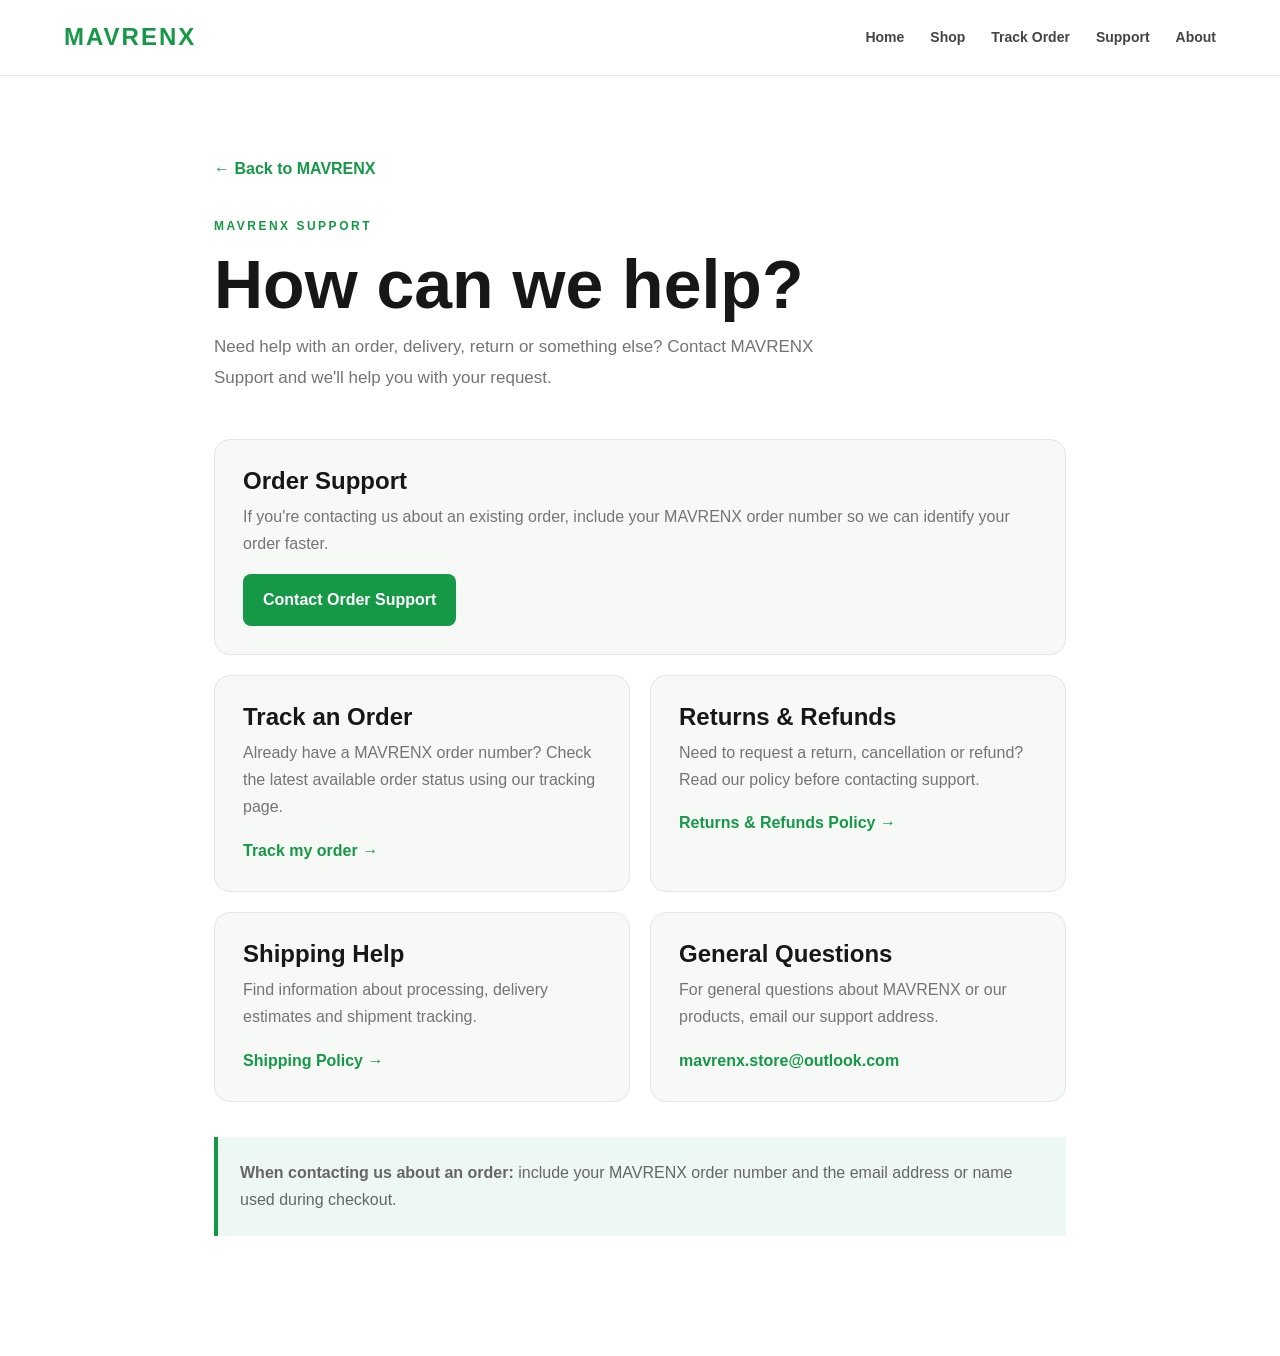
<file: contact.html>
<!DOCTYPE html>
<html lang="en">

<head>

  <meta charset="UTF-8">

  <meta
    name="viewport"
    content="width=device-width, initial-scale=1.0"
  >

  <title>Contact & Support — MAVRENX</title>

  <meta
    name="description"
    content="Contact MAVRENX customer support for help with orders, tracking, returns and general questions."
  >

  <link
    rel="stylesheet"
    href="styles.css"
  >

  <style>

    .contact-page {
      max-width: 900px;

      margin: 0 auto;

      padding: 80px 24px 120px;
    }


    .contact-back {
      display: inline-block;

      margin-bottom: 35px;

      color: #159947;

      text-decoration: none;

      font-weight: 700;
    }


    .contact-page h1 {
      margin-bottom: 15px;

      font-size:
        clamp(42px, 7vw, 68px);
    }


    .contact-intro {
      max-width: 650px;

      margin-bottom: 45px;

      color: #747474;

      font-size: 17px;

      line-height: 1.8;
    }


    body.dark-mode .contact-intro,
    body.dark-mode .contact-card p,
    body.dark-mode .contact-note {
      color: #aaaaaa;
    }


    .contact-grid {
      display: grid;

      grid-template-columns:
        repeat(2, 1fr);

      gap: 20px;
    }


    .contact-card {
      padding: 28px;

      border:
        1px solid #e2e7e3;

      border-radius: 16px;

      background: #f7f9f7;
    }


    body.dark-mode .contact-card {
      background: #181b18;

      border-color: #303530;
    }


    .contact-card h2 {
      margin-bottom: 10px;

      font-size: 24px;
    }


    .contact-card p {
      margin-bottom: 17px;

      color: #747474;

      line-height: 1.7;
    }


    .contact-card a {
      color: #159947;

      text-decoration: none;

      font-weight: 700;
    }


    .contact-card a:hover {
      text-decoration: underline;
    }


    .contact-order {
      grid-column: 1 / -1;
    }


    .support-button {
      display: inline-block;

      padding: 13px 20px;

      border-radius: 8px;

      background: #159947;

      color: #ffffff !important;

      text-decoration: none !important;

      font-weight: 700;
    }


    .support-button:hover {
      background: #107c39;
    }


    .contact-note {
      margin-top: 35px;

      padding: 22px;

      border-left:
        4px solid #159947;

      background:
        rgba(21, 153, 71, 0.07);

      color: #666666;

      line-height: 1.7;
    }


    @media (max-width: 700px) {

      .contact-grid {
        grid-template-columns: 1fr;
      }

      .contact-order {
        grid-column: auto;
      }

    }

  </style>

</head>


<body>


  <header>

    <div class="logo-text">
      MAVRENX
    </div>


    <nav>

      <a href="index.html">
        Home
      </a>

      <a href="index.html#categories">
        Shop
      </a>

      <a href="track.html">
        Track Order
      </a>

      <a href="contact.html">
        Support
      </a>

      <a href="index.html#about">
        About
      </a>

    </nav>

  </header>



  <main class="contact-page">


    <a
      href="index.html"
      class="contact-back"
    >
      ← Back to MAVRENX
    </a>


    <p class="tag">
      MAVRENX SUPPORT
    </p>


    <h1>
      How can we help?
    </h1>


    <p class="contact-intro">
      Need help with an order, delivery,
      return or something else?
      Contact MAVRENX Support and we'll
      help you with your request.
    </p>



    <div class="contact-grid">


      <div class="contact-card contact-order">

        <h2>
          Order Support
        </h2>

        <p>
          If you're contacting us about an
          existing order, include your
          MAVRENX order number so we can
          identify your order faster.
        </p>

        <a
          href="mailto:mavrenx.store@outlook.com?subject=MAVRENX%20Order%20Support"
          class="support-button"
        >
          Contact Order Support
        </a>

      </div>



      <div class="contact-card">

        <h2>
          Track an Order
        </h2>

        <p>
          Already have a MAVRENX order number?
          Check the latest available order status
          using our tracking page.
        </p>

        <a href="track.html">
          Track my order →
        </a>

      </div>



      <div class="contact-card">

        <h2>
          Returns & Refunds
        </h2>

        <p>
          Need to request a return, cancellation
          or refund? Read our policy before
          contacting support.
        </p>

        <a href="returns.html">
          Returns & Refunds Policy →
        </a>

      </div>



      <div class="contact-card">

        <h2>
          Shipping Help
        </h2>

        <p>
          Find information about processing,
          delivery estimates and shipment
          tracking.
        </p>

        <a href="shipping.html">
          Shipping Policy →
        </a>

      </div>



      <div class="contact-card">

        <h2>
          General Questions
        </h2>

        <p>
          For general questions about MAVRENX
          or our products, email our support
          address.
        </p>

        <a
          href="mailto:mavrenx.store@outlook.com"
        >
          mavrenx.store@outlook.com
        </a>

      </div>


    </div>



    <div class="contact-note">

      <strong>
        When contacting us about an order:
      </strong>

      include your MAVRENX order number
      and the email address or name used
      during checkout.

    </div>


  </main>


</body>

</html>
</file>
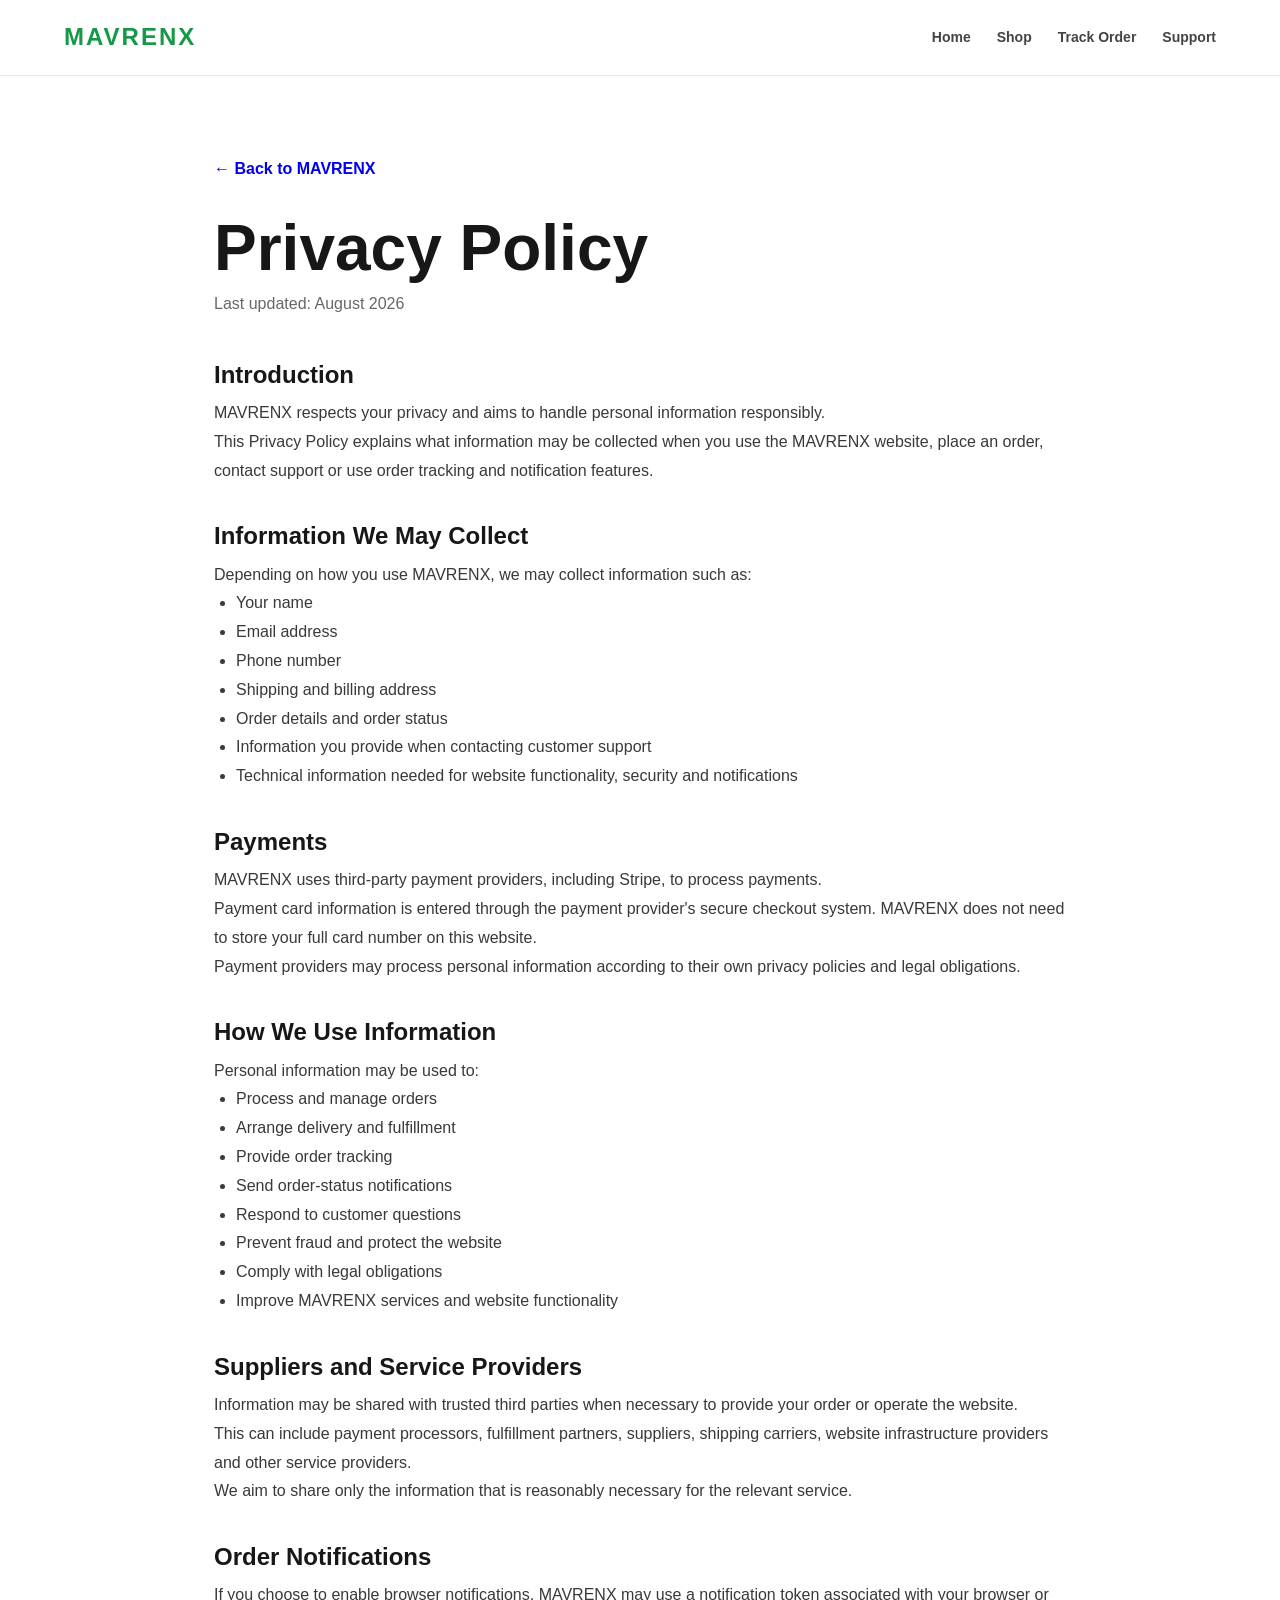
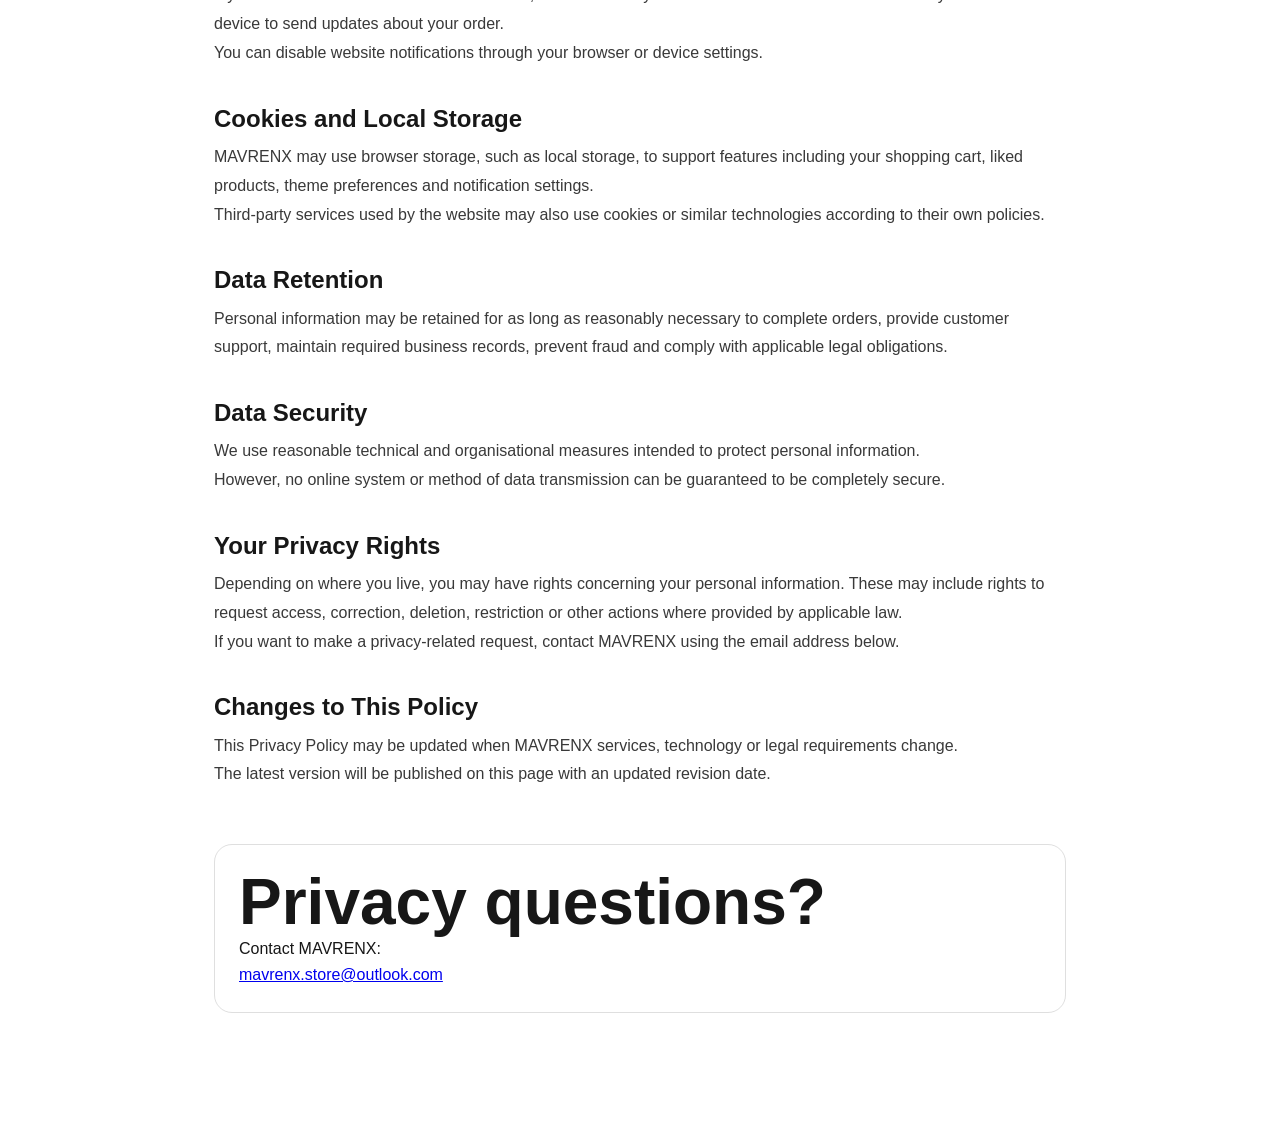
<file: privacy.html>
<!DOCTYPE html>
<html lang="en">

<head>
  <meta charset="UTF-8">

  <meta
    name="viewport"
    content="width=device-width, initial-scale=1.0"
  >

  <title>Privacy Policy — MAVRENX</title>

  <meta
    name="description"
    content="Read the MAVRENX privacy policy and learn how personal information is collected, used and protected."
  >

  <link
    rel="stylesheet"
    href="styles.css"
  >

  <style>
    .policy-page {
      max-width: 900px;
      margin: 0 auto;
      padding: 80px 24px 120px;
    }

    .policy-page h1 {
      font-size: clamp(38px, 7vw, 64px);
      margin-bottom: 12px;
    }

    .policy-updated {
      opacity: 0.65;
      margin-bottom: 45px;
    }

    .policy-section {
      margin-bottom: 38px;
    }

    .policy-section h2 {
      font-size: 24px;
      margin-bottom: 12px;
    }

    .policy-section p,
    .policy-section li {
      line-height: 1.8;
      opacity: 0.85;
    }

    .policy-section ul {
      padding-left: 22px;
    }

    .policy-back {
      display: inline-block;
      margin-bottom: 35px;
      text-decoration: none;
      font-weight: 700;
    }

    .policy-contact {
      margin-top: 55px;
      padding: 24px;
      border: 1px solid rgba(128, 128, 128, 0.25);
      border-radius: 18px;
    }
  </style>

</head>


<body>

  <header>

    <div class="logo-text">
      MAVRENX
    </div>


    <nav>

      <a href="index.html">
        Home
      </a>

      <a href="index.html#categories">
        Shop
      </a>

      <a href="track.html">
        Track Order
      </a>

      <a href="mailto:mavrenx.store@outlook.com">
        Support
      </a>

    </nav>

  </header>


  <main class="policy-page">

    <a
      class="policy-back"
      href="index.html"
    >
      ← Back to MAVRENX
    </a>


    <h1>
      Privacy Policy
    </h1>

    <p class="policy-updated">
      Last updated: August 2026
    </p>


    <section class="policy-section">

      <h2>
        Introduction
      </h2>

      <p>
        MAVRENX respects your privacy and aims to
        handle personal information responsibly.
      </p>

      <p>
        This Privacy Policy explains what information
        may be collected when you use the MAVRENX
        website, place an order, contact support or
        use order tracking and notification features.
      </p>

    </section>


    <section class="policy-section">

      <h2>
        Information We May Collect
      </h2>

      <p>
        Depending on how you use MAVRENX, we may
        collect information such as:
      </p>

      <ul>

        <li>
          Your name
        </li>

        <li>
          Email address
        </li>

        <li>
          Phone number
        </li>

        <li>
          Shipping and billing address
        </li>

        <li>
          Order details and order status
        </li>

        <li>
          Information you provide when contacting
          customer support
        </li>

        <li>
          Technical information needed for website
          functionality, security and notifications
        </li>

      </ul>

    </section>


    <section class="policy-section">

      <h2>
        Payments
      </h2>

      <p>
        MAVRENX uses third-party payment providers,
        including Stripe, to process payments.
      </p>

      <p>
        Payment card information is entered through
        the payment provider's secure checkout system.
        MAVRENX does not need to store your full card
        number on this website.
      </p>

      <p>
        Payment providers may process personal
        information according to their own privacy
        policies and legal obligations.
      </p>

    </section>


    <section class="policy-section">

      <h2>
        How We Use Information
      </h2>

      <p>
        Personal information may be used to:
      </p>

      <ul>

        <li>
          Process and manage orders
        </li>

        <li>
          Arrange delivery and fulfillment
        </li>

        <li>
          Provide order tracking
        </li>

        <li>
          Send order-status notifications
        </li>

        <li>
          Respond to customer questions
        </li>

        <li>
          Prevent fraud and protect the website
        </li>

        <li>
          Comply with legal obligations
        </li>

        <li>
          Improve MAVRENX services and website
          functionality
        </li>

      </ul>

    </section>


    <section class="policy-section">

      <h2>
        Suppliers and Service Providers
      </h2>

      <p>
        Information may be shared with trusted
        third parties when necessary to provide
        your order or operate the website.
      </p>

      <p>
        This can include payment processors,
        fulfillment partners, suppliers,
        shipping carriers, website infrastructure
        providers and other service providers.
      </p>

      <p>
        We aim to share only the information that
        is reasonably necessary for the relevant
        service.
      </p>

    </section>


    <section class="policy-section">

      <h2>
        Order Notifications
      </h2>

      <p>
        If you choose to enable browser notifications,
        MAVRENX may use a notification token associated
        with your browser or device to send updates
        about your order.
      </p>

      <p>
        You can disable website notifications through
        your browser or device settings.
      </p>

    </section>


    <section class="policy-section">

      <h2>
        Cookies and Local Storage
      </h2>

      <p>
        MAVRENX may use browser storage, such as
        local storage, to support features including
        your shopping cart, liked products, theme
        preferences and notification settings.
      </p>

      <p>
        Third-party services used by the website may
        also use cookies or similar technologies
        according to their own policies.
      </p>

    </section>


    <section class="policy-section">

      <h2>
        Data Retention
      </h2>

      <p>
        Personal information may be retained for as
        long as reasonably necessary to complete
        orders, provide customer support, maintain
        required business records, prevent fraud and
        comply with applicable legal obligations.
      </p>

    </section>


    <section class="policy-section">

      <h2>
        Data Security
      </h2>

      <p>
        We use reasonable technical and organisational
        measures intended to protect personal
        information.
      </p>

      <p>
        However, no online system or method of data
        transmission can be guaranteed to be completely
        secure.
      </p>

    </section>


    <section class="policy-section">

      <h2>
        Your Privacy Rights
      </h2>

      <p>
        Depending on where you live, you may have
        rights concerning your personal information.
        These may include rights to request access,
        correction, deletion, restriction or other
        actions where provided by applicable law.
      </p>

      <p>
        If you want to make a privacy-related request,
        contact MAVRENX using the email address below.
      </p>

    </section>


    <section class="policy-section">

      <h2>
        Changes to This Policy
      </h2>

      <p>
        This Privacy Policy may be updated when
        MAVRENX services, technology or legal
        requirements change.
      </p>

      <p>
        The latest version will be published on this
        page with an updated revision date.
      </p>

    </section>


    <div class="policy-contact">

      <h2>
        Privacy questions?
      </h2>

      <p>
        Contact MAVRENX:
      </p>

      <a href="mailto:mavrenx.store@outlook.com">
        mavrenx.store@outlook.com
      </a>

    </div>

  </main>

</body>

</html>
</file>
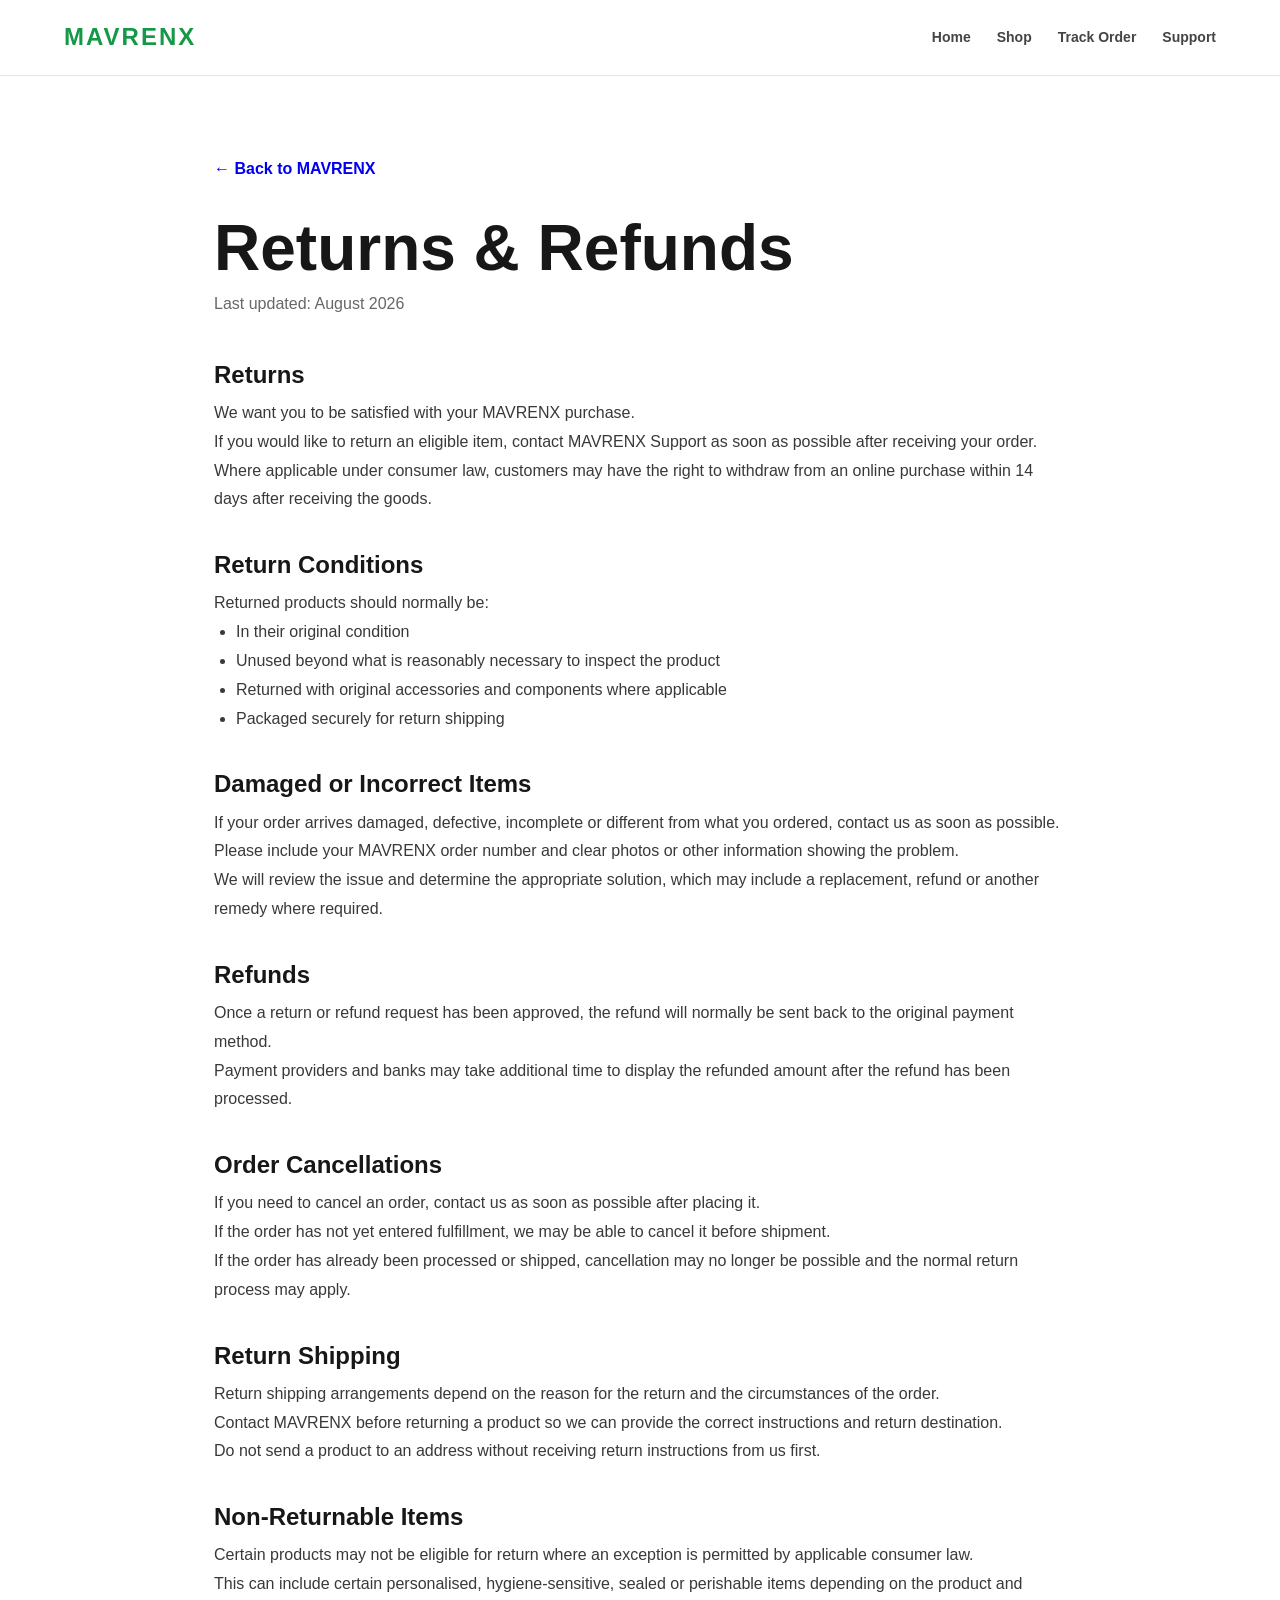
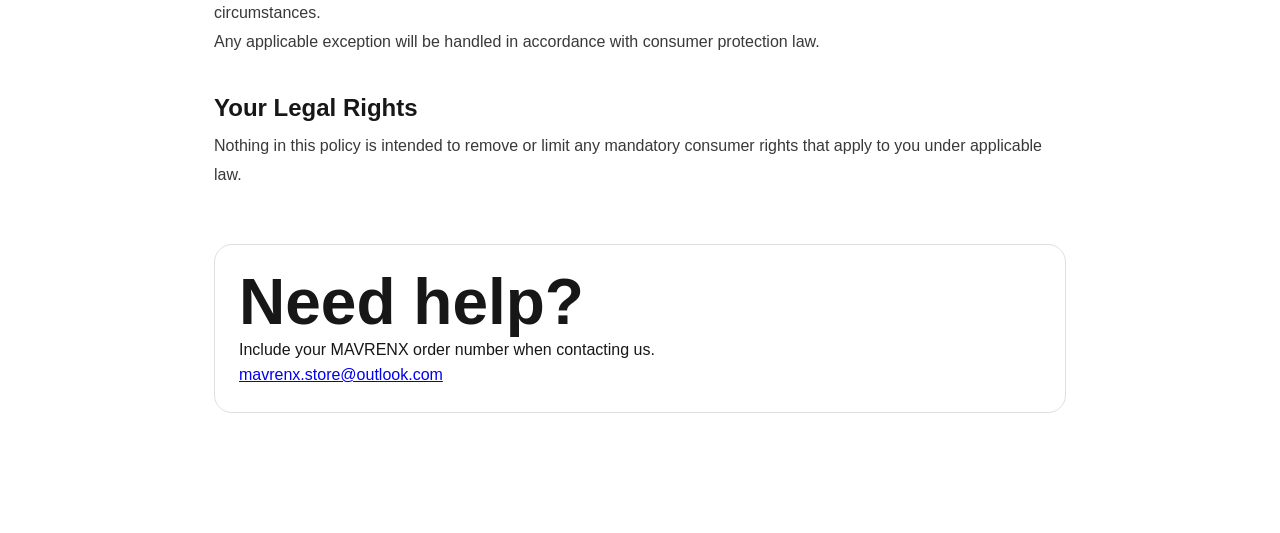
<file: returns.html>
<!DOCTYPE html>
<html lang="en">

<head>
  <meta charset="UTF-8">

  <meta
    name="viewport"
    content="width=device-width, initial-scale=1.0"
  >

  <title>Returns & Refunds — MAVRENX</title>

  <meta
    name="description"
    content="Read the MAVRENX returns, cancellations and refund policy."
  >

  <link
    rel="stylesheet"
    href="styles.css"
  >

  <style>
    .policy-page {
      max-width: 900px;
      margin: 0 auto;
      padding: 80px 24px 120px;
    }

    .policy-page h1 {
      font-size: clamp(38px, 7vw, 64px);
      margin-bottom: 12px;
    }

    .policy-updated {
      opacity: 0.65;
      margin-bottom: 45px;
    }

    .policy-section {
      margin-bottom: 38px;
    }

    .policy-section h2 {
      font-size: 24px;
      margin-bottom: 12px;
    }

    .policy-section p,
    .policy-section li {
      line-height: 1.8;
      opacity: 0.85;
    }

    .policy-section ul {
      padding-left: 22px;
    }

    .policy-back {
      display: inline-block;
      margin-bottom: 35px;
      text-decoration: none;
      font-weight: 700;
    }

    .policy-contact {
      margin-top: 55px;
      padding: 24px;
      border: 1px solid rgba(128, 128, 128, 0.25);
      border-radius: 18px;
    }
  </style>

</head>


<body>

  <header>

    <div class="logo-text">
      MAVRENX
    </div>


    <nav>

      <a href="index.html">
        Home
      </a>

      <a href="index.html#categories">
        Shop
      </a>

      <a href="track.html">
        Track Order
      </a>

      <a href="mailto:mavrenx.store@outlook.com">
        Support
      </a>

    </nav>

  </header>


  <main class="policy-page">

    <a
      class="policy-back"
      href="index.html"
    >
      ← Back to MAVRENX
    </a>


    <h1>
      Returns & Refunds
    </h1>

    <p class="policy-updated">
      Last updated: August 2026
    </p>


    <section class="policy-section">

      <h2>
        Returns
      </h2>

      <p>
        We want you to be satisfied with your MAVRENX
        purchase.
      </p>

      <p>
        If you would like to return an eligible item,
        contact MAVRENX Support as soon as possible
        after receiving your order.
      </p>

      <p>
        Where applicable under consumer law, customers
        may have the right to withdraw from an online
        purchase within 14 days after receiving the
        goods.
      </p>

    </section>


    <section class="policy-section">

      <h2>
        Return Conditions
      </h2>

      <p>
        Returned products should normally be:
      </p>

      <ul>

        <li>
          In their original condition
        </li>

        <li>
          Unused beyond what is reasonably necessary
          to inspect the product
        </li>

        <li>
          Returned with original accessories and
          components where applicable
        </li>

        <li>
          Packaged securely for return shipping
        </li>

      </ul>

    </section>


    <section class="policy-section">

      <h2>
        Damaged or Incorrect Items
      </h2>

      <p>
        If your order arrives damaged, defective,
        incomplete or different from what you ordered,
        contact us as soon as possible.
      </p>

      <p>
        Please include your MAVRENX order number and
        clear photos or other information showing the
        problem.
      </p>

      <p>
        We will review the issue and determine the
        appropriate solution, which may include a
        replacement, refund or another remedy where
        required.
      </p>

    </section>


    <section class="policy-section">

      <h2>
        Refunds
      </h2>

      <p>
        Once a return or refund request has been
        approved, the refund will normally be sent
        back to the original payment method.
      </p>

      <p>
        Payment providers and banks may take additional
        time to display the refunded amount after the
        refund has been processed.
      </p>

    </section>


    <section class="policy-section">

      <h2>
        Order Cancellations
      </h2>

      <p>
        If you need to cancel an order, contact us as
        soon as possible after placing it.
      </p>

      <p>
        If the order has not yet entered fulfillment,
        we may be able to cancel it before shipment.
      </p>

      <p>
        If the order has already been processed or
        shipped, cancellation may no longer be possible
        and the normal return process may apply.
      </p>

    </section>


    <section class="policy-section">

      <h2>
        Return Shipping
      </h2>

      <p>
        Return shipping arrangements depend on the
        reason for the return and the circumstances
        of the order.
      </p>

      <p>
        Contact MAVRENX before returning a product so
        we can provide the correct instructions and
        return destination.
      </p>

      <p>
        Do not send a product to an address without
        receiving return instructions from us first.
      </p>

    </section>


    <section class="policy-section">

      <h2>
        Non-Returnable Items
      </h2>

      <p>
        Certain products may not be eligible for return
        where an exception is permitted by applicable
        consumer law.
      </p>

      <p>
        This can include certain personalised,
        hygiene-sensitive, sealed or perishable items
        depending on the product and circumstances.
      </p>

      <p>
        Any applicable exception will be handled in
        accordance with consumer protection law.
      </p>

    </section>


    <section class="policy-section">

      <h2>
        Your Legal Rights
      </h2>

      <p>
        Nothing in this policy is intended to remove
        or limit any mandatory consumer rights that
        apply to you under applicable law.
      </p>

    </section>


    <div class="policy-contact">

      <h2>
        Need help?
      </h2>

      <p>
        Include your MAVRENX order number when
        contacting us.
      </p>

      <a href="mailto:mavrenx.store@outlook.com">
        mavrenx.store@outlook.com
      </a>

    </div>

  </main>

</body>

</html>
</file>
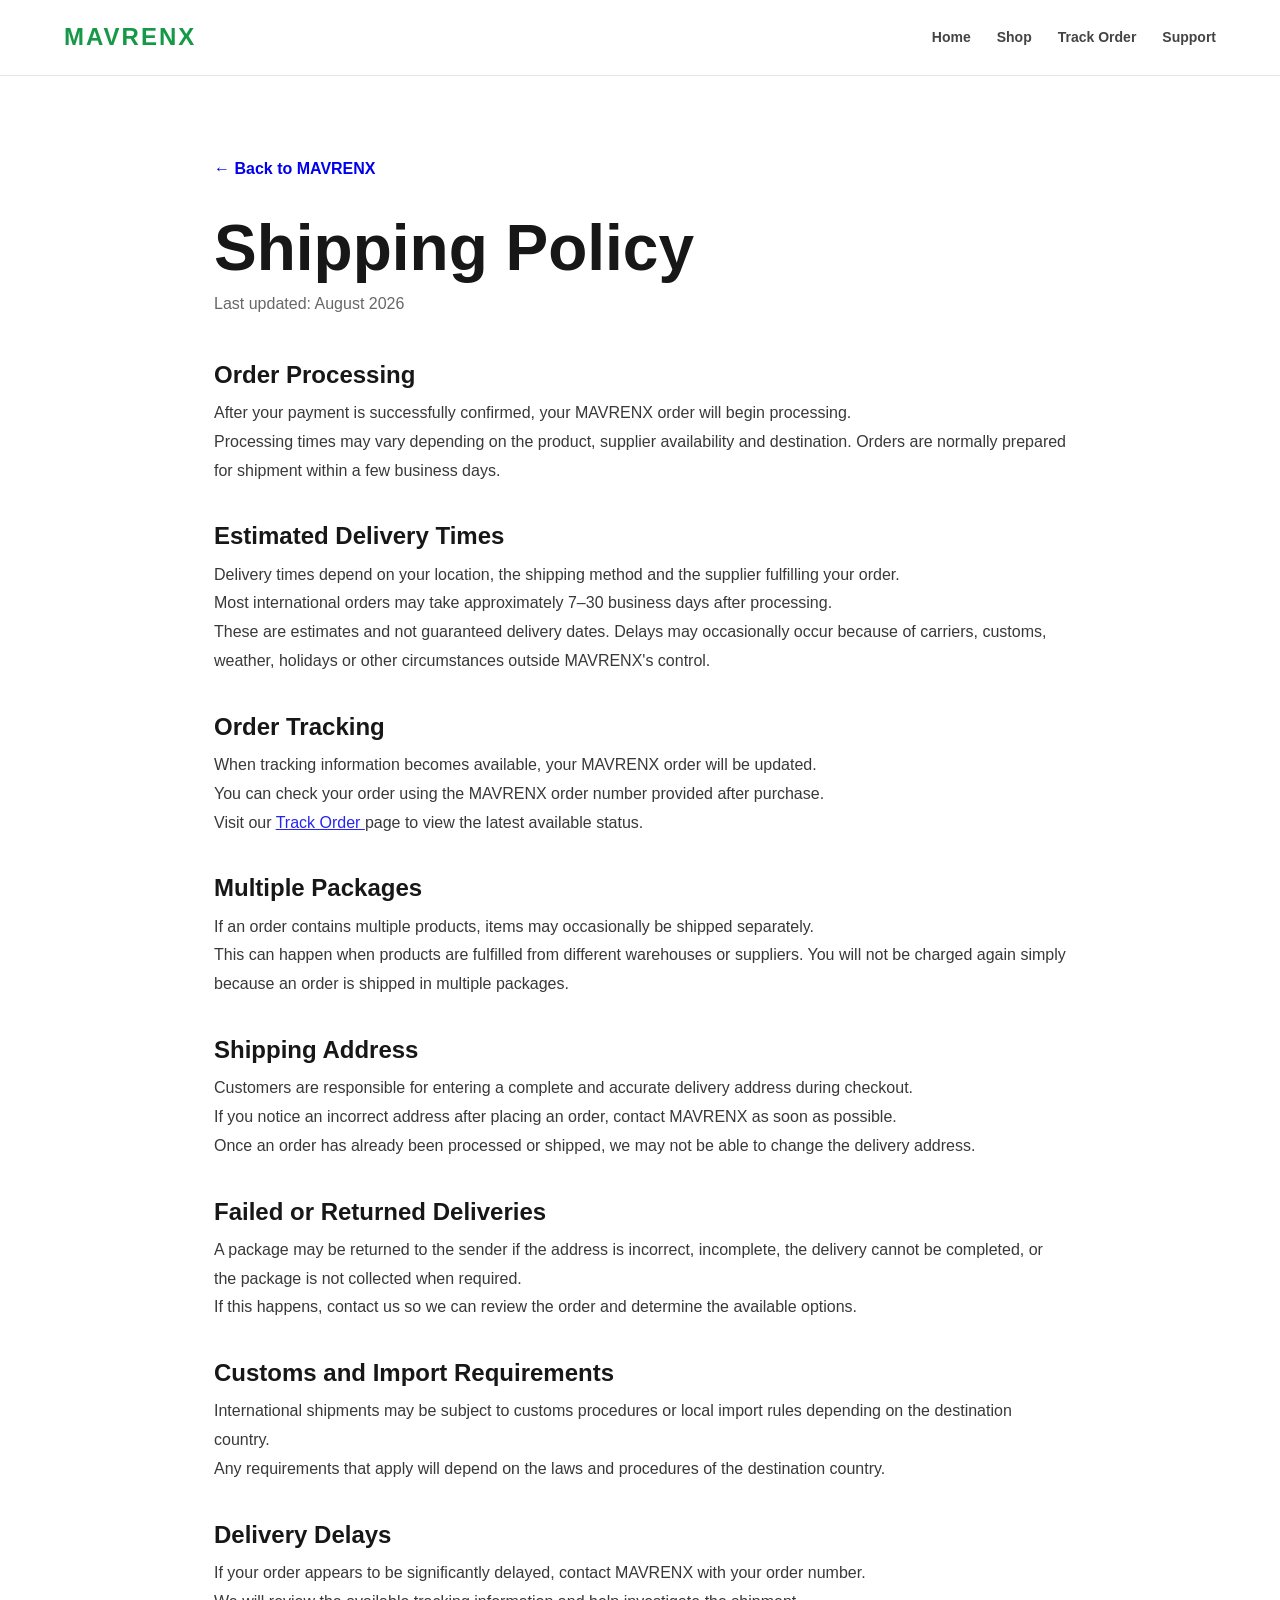
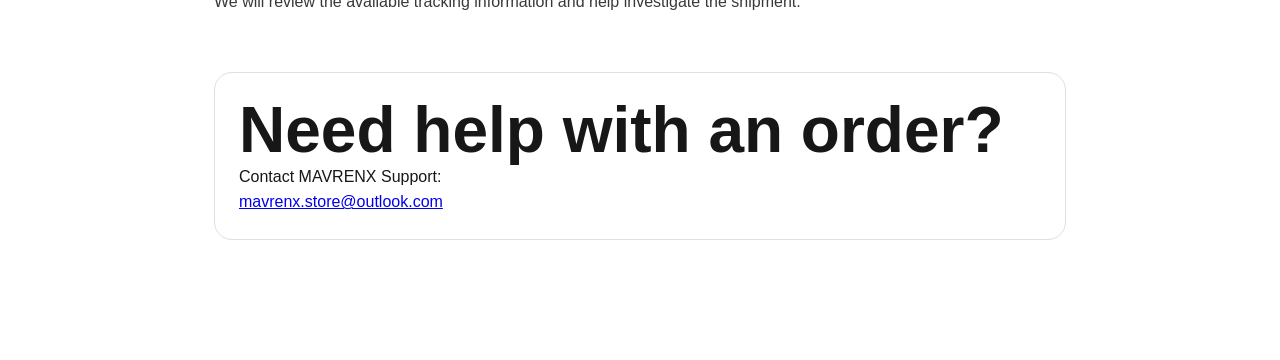
<file: shipping.html>
<!DOCTYPE html>
<html lang="en">

<head>
  <meta charset="UTF-8">

  <meta
    name="viewport"
    content="width=device-width, initial-scale=1.0"
  >

  <title>Shipping Policy — MAVRENX</title>

  <meta
    name="description"
    content="Read the MAVRENX shipping policy, including processing times, delivery estimates and order tracking."
  >

  <link
    rel="stylesheet"
    href="styles.css"
  >

  <style>
    .policy-page {
      max-width: 900px;
      margin: 0 auto;
      padding: 80px 24px 120px;
    }

    .policy-page h1 {
      font-size: clamp(38px, 7vw, 64px);
      margin-bottom: 12px;
    }

    .policy-updated {
      opacity: 0.65;
      margin-bottom: 45px;
    }

    .policy-section {
      margin-bottom: 38px;
    }

    .policy-section h2 {
      font-size: 24px;
      margin-bottom: 12px;
    }

    .policy-section p,
    .policy-section li {
      line-height: 1.8;
      opacity: 0.85;
    }

    .policy-section ul {
      padding-left: 22px;
    }

    .policy-back {
      display: inline-block;
      margin-bottom: 35px;
      text-decoration: none;
      font-weight: 700;
    }

    .policy-contact {
      margin-top: 55px;
      padding: 24px;
      border: 1px solid rgba(128, 128, 128, 0.25);
      border-radius: 18px;
    }
  </style>

</head>


<body>

  <header>

    <div class="logo-text">
      MAVRENX
    </div>


    <nav>

      <a href="index.html">
        Home
      </a>

      <a href="index.html#categories">
        Shop
      </a>

      <a href="track.html">
        Track Order
      </a>

      <a href="mailto:mavrenx.store@outlook.com">
        Support
      </a>

    </nav>

  </header>


  <main class="policy-page">

    <a
      class="policy-back"
      href="index.html"
    >
      ← Back to MAVRENX
    </a>


    <h1>
      Shipping Policy
    </h1>

    <p class="policy-updated">
      Last updated: August 2026
    </p>


    <section class="policy-section">

      <h2>
        Order Processing
      </h2>

      <p>
        After your payment is successfully confirmed,
        your MAVRENX order will begin processing.
      </p>

      <p>
        Processing times may vary depending on the
        product, supplier availability and destination.
        Orders are normally prepared for shipment
        within a few business days.
      </p>

    </section>


    <section class="policy-section">

      <h2>
        Estimated Delivery Times
      </h2>

      <p>
        Delivery times depend on your location,
        the shipping method and the supplier
        fulfilling your order.
      </p>

      <p>
        Most international orders may take
        approximately 7–30 business days after
        processing.
      </p>

      <p>
        These are estimates and not guaranteed
        delivery dates. Delays may occasionally
        occur because of carriers, customs,
        weather, holidays or other circumstances
        outside MAVRENX's control.
      </p>

    </section>


    <section class="policy-section">

      <h2>
        Order Tracking
      </h2>

      <p>
        When tracking information becomes available,
        your MAVRENX order will be updated.
      </p>

      <p>
        You can check your order using the
        MAVRENX order number provided after purchase.
      </p>

      <p>
        Visit our
        <a href="track.html">
          Track Order
        </a>
        page to view the latest available status.
      </p>

    </section>


    <section class="policy-section">

      <h2>
        Multiple Packages
      </h2>

      <p>
        If an order contains multiple products,
        items may occasionally be shipped separately.
      </p>

      <p>
        This can happen when products are fulfilled
        from different warehouses or suppliers.
        You will not be charged again simply because
        an order is shipped in multiple packages.
      </p>

    </section>


    <section class="policy-section">

      <h2>
        Shipping Address
      </h2>

      <p>
        Customers are responsible for entering a
        complete and accurate delivery address
        during checkout.
      </p>

      <p>
        If you notice an incorrect address after
        placing an order, contact MAVRENX as soon
        as possible.
      </p>

      <p>
        Once an order has already been processed
        or shipped, we may not be able to change
        the delivery address.
      </p>

    </section>


    <section class="policy-section">

      <h2>
        Failed or Returned Deliveries
      </h2>

      <p>
        A package may be returned to the sender
        if the address is incorrect, incomplete,
        the delivery cannot be completed, or the
        package is not collected when required.
      </p>

      <p>
        If this happens, contact us so we can review
        the order and determine the available options.
      </p>

    </section>


    <section class="policy-section">

      <h2>
        Customs and Import Requirements
      </h2>

      <p>
        International shipments may be subject to
        customs procedures or local import rules
        depending on the destination country.
      </p>

      <p>
        Any requirements that apply will depend on
        the laws and procedures of the destination
        country.
      </p>

    </section>


    <section class="policy-section">

      <h2>
        Delivery Delays
      </h2>

      <p>
        If your order appears to be significantly
        delayed, contact MAVRENX with your order
        number.
      </p>

      <p>
        We will review the available tracking
        information and help investigate the shipment.
      </p>

    </section>


    <div class="policy-contact">

      <h2>
        Need help with an order?
      </h2>

      <p>
        Contact MAVRENX Support:
      </p>

      <a href="mailto:mavrenx.store@outlook.com">
        mavrenx.store@outlook.com
      </a>

    </div>

  </main>

</body>

</html>
</file>
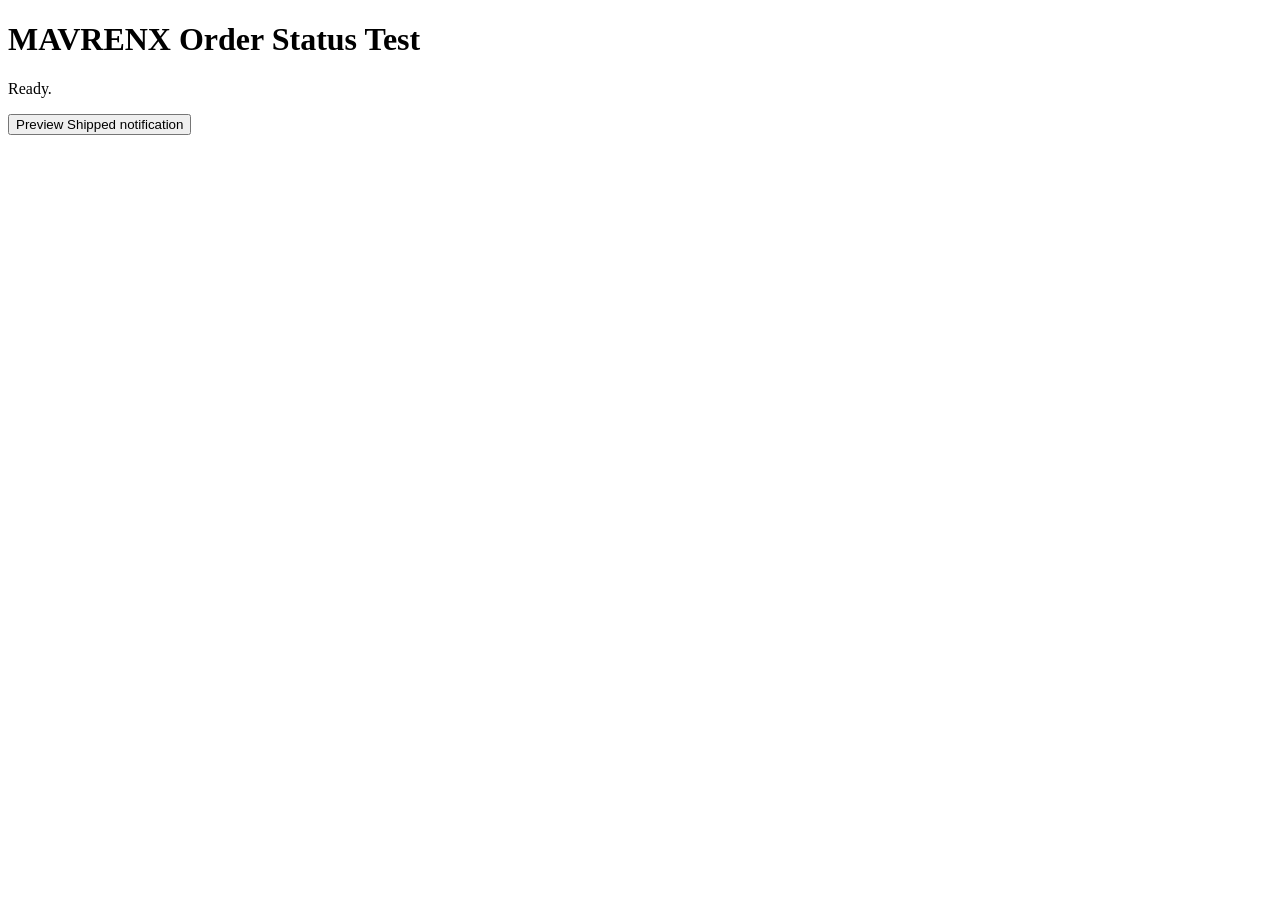
<file: status-test.html>
<!DOCTYPE html>
<html lang="en">

<head>
  <meta charset="UTF-8">

  <meta
    name="viewport"
    content="width=device-width, initial-scale=1.0"
  >

  <title>MAVRENX Status Test</title>
</head>

<body>

  <h1>MAVRENX Order Status Test</h1>

  <p id="status">
    Ready.
  </p>

  <button
    id="send"
    type="button"
  >
    Preview Shipped notification
  </button>


  <script>

    const statusText =
      document.getElementById("status");

    const button =
      document.getElementById("send");


    async function sendShippedTest() {

      button.disabled = true;

      statusText.textContent =
        "Sending Shipped notification...";


      try {

        if (
          !("Notification" in window)
        ) {
          throw new Error(
            "Notifications aren't supported."
          );
        }


        if (
          Notification.permission !== "granted"
        ) {

          const permission =
            await Notification.requestPermission();

          if (
            permission !== "granted"
          ) {
            throw new Error(
              "Notifications aren't allowed."
            );
          }
        }


        const registration =
          await navigator
            .serviceWorker
            .register(
              "./firebase-messaging-sw.js"
            );


        await navigator
          .serviceWorker
          .ready;


        await registration
          .showNotification(
            "MAVRENX order update",
            {

              body:
                "Your order is now: Shipped.",

              tag:
                "mavrenx-shipped-test",

              renotify:
                true,

              data: {

                url:
                  "https://mavrenxofficial.github.io/mavrenx-store/",

                trackingUrl:
                  "https://mavrenxofficial.github.io/mavrenx-store/"

              }

            }
          );


        statusText.textContent =
          "SHIPPED TEST SENT ✓";


      } catch (error) {

        statusText.textContent =
          "ERROR: " + error.message;

      }


      button.disabled = false;

    }


    button.addEventListener(
      "click",
      sendShippedTest
    );

  </script>

</body>

</html>
</file>
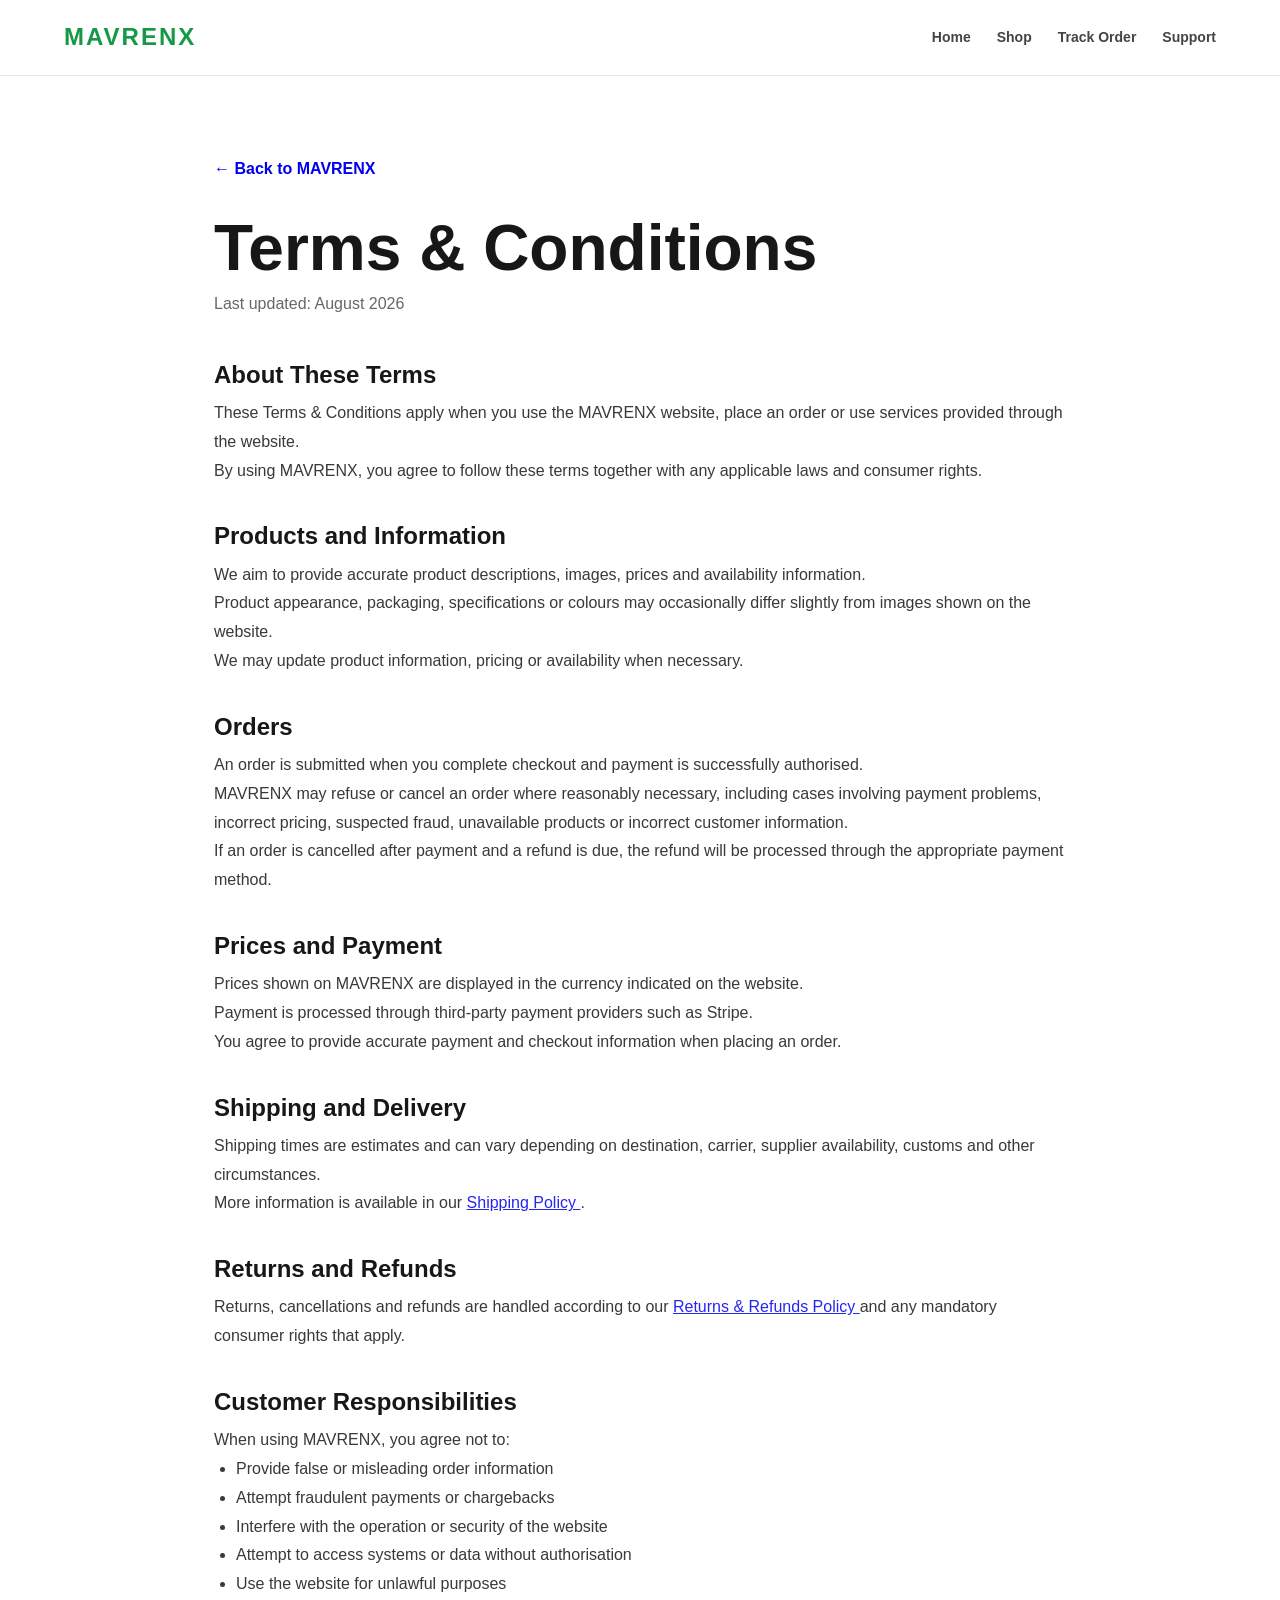
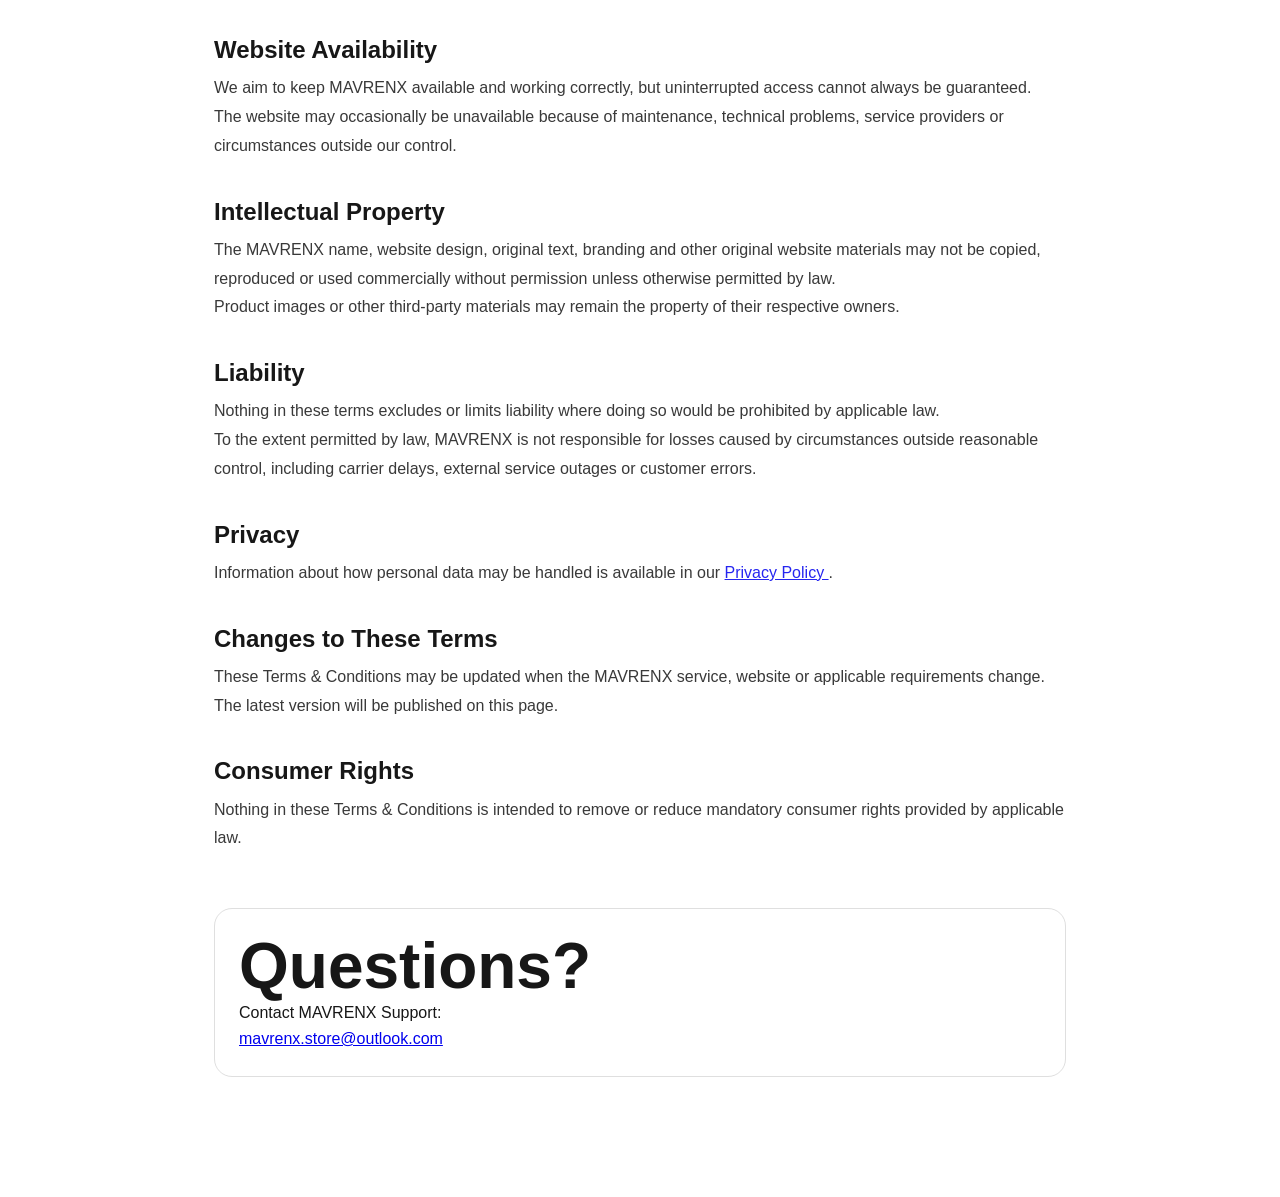
<file: terms.html>
<!DOCTYPE html>
<html lang="en">

<head>
  <meta charset="UTF-8">

  <meta
    name="viewport"
    content="width=device-width, initial-scale=1.0"
  >

  <title>Terms & Conditions — MAVRENX</title>

  <meta
    name="description"
    content="Read the MAVRENX terms and conditions for using the website and placing orders."
  >

  <link
    rel="stylesheet"
    href="styles.css"
  >

  <style>
    .policy-page {
      max-width: 900px;
      margin: 0 auto;
      padding: 80px 24px 120px;
    }

    .policy-page h1 {
      font-size: clamp(38px, 7vw, 64px);
      margin-bottom: 12px;
    }

    .policy-updated {
      opacity: 0.65;
      margin-bottom: 45px;
    }

    .policy-section {
      margin-bottom: 38px;
    }

    .policy-section h2 {
      font-size: 24px;
      margin-bottom: 12px;
    }

    .policy-section p,
    .policy-section li {
      line-height: 1.8;
      opacity: 0.85;
    }

    .policy-section ul {
      padding-left: 22px;
    }

    .policy-back {
      display: inline-block;
      margin-bottom: 35px;
      text-decoration: none;
      font-weight: 700;
    }

    .policy-contact {
      margin-top: 55px;
      padding: 24px;
      border: 1px solid rgba(128, 128, 128, 0.25);
      border-radius: 18px;
    }
  </style>

</head>


<body>

  <header>

    <div class="logo-text">
      MAVRENX
    </div>


    <nav>

      <a href="index.html">
        Home
      </a>

      <a href="index.html#categories">
        Shop
      </a>

      <a href="track.html">
        Track Order
      </a>

      <a href="mailto:mavrenx.store@outlook.com">
        Support
      </a>

    </nav>

  </header>


  <main class="policy-page">

    <a
      class="policy-back"
      href="index.html"
    >
      ← Back to MAVRENX
    </a>


    <h1>
      Terms & Conditions
    </h1>

    <p class="policy-updated">
      Last updated: August 2026
    </p>


    <section class="policy-section">

      <h2>
        About These Terms
      </h2>

      <p>
        These Terms & Conditions apply when you use
        the MAVRENX website, place an order or use
        services provided through the website.
      </p>

      <p>
        By using MAVRENX, you agree to follow these
        terms together with any applicable laws and
        consumer rights.
      </p>

    </section>


    <section class="policy-section">

      <h2>
        Products and Information
      </h2>

      <p>
        We aim to provide accurate product
        descriptions, images, prices and availability
        information.
      </p>

      <p>
        Product appearance, packaging, specifications
        or colours may occasionally differ slightly
        from images shown on the website.
      </p>

      <p>
        We may update product information, pricing or
        availability when necessary.
      </p>

    </section>


    <section class="policy-section">

      <h2>
        Orders
      </h2>

      <p>
        An order is submitted when you complete
        checkout and payment is successfully
        authorised.
      </p>

      <p>
        MAVRENX may refuse or cancel an order where
        reasonably necessary, including cases involving
        payment problems, incorrect pricing, suspected
        fraud, unavailable products or incorrect
        customer information.
      </p>

      <p>
        If an order is cancelled after payment and a
        refund is due, the refund will be processed
        through the appropriate payment method.
      </p>

    </section>


    <section class="policy-section">

      <h2>
        Prices and Payment
      </h2>

      <p>
        Prices shown on MAVRENX are displayed in the
        currency indicated on the website.
      </p>

      <p>
        Payment is processed through third-party
        payment providers such as Stripe.
      </p>

      <p>
        You agree to provide accurate payment and
        checkout information when placing an order.
      </p>

    </section>


    <section class="policy-section">

      <h2>
        Shipping and Delivery
      </h2>

      <p>
        Shipping times are estimates and can vary
        depending on destination, carrier, supplier
        availability, customs and other circumstances.
      </p>

      <p>
        More information is available in our
        <a href="shipping.html">
          Shipping Policy
        </a>.
      </p>

    </section>


    <section class="policy-section">

      <h2>
        Returns and Refunds
      </h2>

      <p>
        Returns, cancellations and refunds are handled
        according to our
        <a href="returns.html">
          Returns & Refunds Policy
        </a>
        and any mandatory consumer rights that apply.
      </p>

    </section>


    <section class="policy-section">

      <h2>
        Customer Responsibilities
      </h2>

      <p>
        When using MAVRENX, you agree not to:
      </p>

      <ul>

        <li>
          Provide false or misleading order information
        </li>

        <li>
          Attempt fraudulent payments or chargebacks
        </li>

        <li>
          Interfere with the operation or security of
          the website
        </li>

        <li>
          Attempt to access systems or data without
          authorisation
        </li>

        <li>
          Use the website for unlawful purposes
        </li>

      </ul>

    </section>


    <section class="policy-section">

      <h2>
        Website Availability
      </h2>

      <p>
        We aim to keep MAVRENX available and working
        correctly, but uninterrupted access cannot
        always be guaranteed.
      </p>

      <p>
        The website may occasionally be unavailable
        because of maintenance, technical problems,
        service providers or circumstances outside
        our control.
      </p>

    </section>


    <section class="policy-section">

      <h2>
        Intellectual Property
      </h2>

      <p>
        The MAVRENX name, website design, original
        text, branding and other original website
        materials may not be copied, reproduced or
        used commercially without permission unless
        otherwise permitted by law.
      </p>

      <p>
        Product images or other third-party materials
        may remain the property of their respective
        owners.
      </p>

    </section>


    <section class="policy-section">

      <h2>
        Liability
      </h2>

      <p>
        Nothing in these terms excludes or limits
        liability where doing so would be prohibited
        by applicable law.
      </p>

      <p>
        To the extent permitted by law, MAVRENX is not
        responsible for losses caused by circumstances
        outside reasonable control, including carrier
        delays, external service outages or customer
        errors.
      </p>

    </section>


    <section class="policy-section">

      <h2>
        Privacy
      </h2>

      <p>
        Information about how personal data may be
        handled is available in our
        <a href="privacy.html">
          Privacy Policy
        </a>.
      </p>

    </section>


    <section class="policy-section">

      <h2>
        Changes to These Terms
      </h2>

      <p>
        These Terms & Conditions may be updated when
        the MAVRENX service, website or applicable
        requirements change.
      </p>

      <p>
        The latest version will be published on this
        page.
      </p>

    </section>


    <section class="policy-section">

      <h2>
        Consumer Rights
      </h2>

      <p>
        Nothing in these Terms & Conditions is intended
        to remove or reduce mandatory consumer rights
        provided by applicable law.
      </p>

    </section>


    <div class="policy-contact">

      <h2>
        Questions?
      </h2>

      <p>
        Contact MAVRENX Support:
      </p>

      <a href="mailto:mavrenx.store@outlook.com">
        mavrenx.store@outlook.com
      </a>

    </div>

  </main>

</body>

</html>
</file>
<file: styles.css>
/* =========================================
   RESET
========================================= */

* {
  box-sizing: border-box;
  margin: 0;
  padding: 0;

  user-select: none;
  -webkit-user-select: none;
}

html {
  scroll-behavior: smooth;
}

body {
  font-family: Arial, Helvetica, sans-serif;

  background: #ffffff;
  color: #171717;

  line-height: 1.6;

  overflow-x: hidden;

  transition:
    background 0.25s ease,
    color 0.25s ease;
}


/* =========================================
   DARK MODE
========================================= */

body.dark-mode {
  background: #101210;
  color: #ffffff;
}

body.dark-mode header {
  background: #141714;
  border-bottom-color: #303530;
}

body.dark-mode nav a {
  color: #eeeeee;
}

body.dark-mode .category-card,
body.dark-mode .empty-category,
body.dark-mode .side-panel,
body.dark-mode .cart-item,
body.dark-mode .liked-item,
body.dark-mode .product-card {
  background: #181b18;
  color: #ffffff;

  border-color: #303530;
}

body.dark-mode .hero-text,
body.dark-mode .section-description,
body.dark-mode .category-description,
body.dark-mode .about-text,
body.dark-mode .category-card p,
body.dark-mode .empty-message,
body.dark-mode .product-description,
body.dark-mode .product-features {
  color: #aaaaaa;
}

body.dark-mode .close-panel {
  background: #292d29;
  color: #ffffff;
}

body.dark-mode footer {
  border-color: #303530;
}

body.dark-mode .product-gallery {
  background: #121512;
  border-color: #303530;
}

body.dark-mode .gallery-main {
  background: #151815;
}

body.dark-mode .gallery-thumbnail {
  background: #1c201c;
  border-color: #343a34;
}

body.dark-mode .gallery-thumbnail:hover,
body.dark-mode .gallery-thumbnail.active {
  border-color: #159947;
}

body.dark-mode .gallery-arrow {
  background: rgba(20, 23, 20, 0.92);
  color: #ffffff;
}


/* =========================================
   HEADER
========================================= */

header {
  width: 100%;
  min-height: 76px;

  padding: 10px 5%;

  display: flex;
  align-items: center;
  justify-content: space-between;

  gap: 24px;

  position: sticky;
  top: 0;

  z-index: 100;

  background: rgba(255, 255, 255, 0.96);

  border-bottom: 1px solid #e4e7e4;
}


/* =========================================
   MAVRENX TEXT LOGO
========================================= */

.logo-text {
  color: #159947;

  font-size: 24px;

  font-weight: 900;

  letter-spacing: 2px;

  white-space: nowrap;

  flex-shrink: 0;

  pointer-events: none;
}


/* =========================================
   NAVIGATION
========================================= */

nav {
  display: flex;

  align-items: center;

  gap: 26px;
}

nav a {
  color: #444444;

  text-decoration: none;

  font-size: 14px;

  font-weight: 600;

  cursor: pointer;
}

nav a:hover {
  color: #159947;
}


/* =========================================
   HEADER BUTTONS
========================================= */

.header-actions {
  display: flex;

  align-items: center;

  gap: 8px;
}

.like-button,
.cart-button,
.theme-button {
  min-height: 40px;

  padding: 8px 12px;

  border: 1px solid #159947;

  border-radius: 8px;

  background: transparent;

  color: #159947;

  font-weight: bold;

  cursor: pointer;
}

.like-button:hover,
.cart-button:hover,
.theme-button:hover {
  background: #159947;

  color: #ffffff;
}


/* =========================================
   HERO
========================================= */

.hero {
  min-height: 580px;

  padding: 85px 7%;

  display: grid;

  grid-template-columns: 1fr 1fr;

  gap: 60px;

  align-items: center;
}

.tag {
  color: #159947;

  font-size: 12px;

  font-weight: 800;

  letter-spacing: 2.5px;

  margin-bottom: 15px;
}

h1 {
  font-size: clamp(50px, 7vw, 95px);

  line-height: 0.98;

  margin-bottom: 25px;
}

h2 {
  font-size: clamp(38px, 5vw, 65px);

  line-height: 1.05;
}

h1 span,
h2 span {
  color: #159947;
}

.hero-text {
  max-width: 530px;

  margin-bottom: 28px;

  color: #747474;
}

.main-button {
  display: inline-block;

  padding: 13px 22px;

  border: none;

  border-radius: 8px;

  background: #159947;

  color: #ffffff;

  text-decoration: none;

  font-weight: bold;

  font-size: 15px;

  cursor: pointer;
}

.main-button:hover {
  background: #107c39;
}


/* =========================================
   HERO ART
========================================= */

.hero-art {
  display: flex;

  justify-content: center;

  align-items: center;
}

.hero-shape {
  width: 330px;
  height: 330px;

  border-radius: 36% 64% 55% 45%;

  display: flex;

  align-items: center;

  justify-content: center;

  background:
    radial-gradient(
      circle at 30% 25%,
      #35cc6f,
      transparent 35%
    ),
    #159947;

  color: #ffffff;

  font-size: 25px;

  font-weight: 900;

  letter-spacing: 5px;

  box-shadow:
    0 25px 70px rgba(21, 153, 71, 0.22);
}


/* =========================================
   SECTIONS
========================================= */

.categories,
.shop,
.category-section,
.about {
  padding: 85px 7%;

  border-top:
    1px solid rgba(120, 120, 120, 0.15);
}


/* =========================================
   CATEGORIES
========================================= */

.category-grid {
  margin-top: 42px;

  display: grid;

  grid-template-columns:
    repeat(3, 1fr);

  gap: 20px;
}

.category-card {
  display: block;

  padding: 28px;

  border: 1px solid #e2e7e3;

  border-radius: 15px;

  background: #f7f9f7;

  color: #171717;

  text-decoration: none;

  cursor: pointer;

  transition: 0.2s ease;
}

.category-card:hover {
  transform: translateY(-5px);

  border-color: #159947;

  box-shadow:
    0 15px 35px rgba(21, 153, 71, 0.08);
}

.category-icon {
  display: block;

  font-size: 38px;

  margin-bottom: 12px;
}

.category-card h3 {
  font-size: 21px;

  margin-bottom: 5px;
}

.category-card p {
  color: #747474;
}


/* =========================================
   CATEGORY SECTIONS
========================================= */

.category-heading {
  display: flex;

  align-items: center;

  gap: 20px;

  margin-bottom: 28px;
}

.big-icon {
  font-size: 45px;
}

.category-description {
  margin-top: 8px;

  color: #747474;
}

.category-products {
  margin-top: 25px;

  display: grid;

  grid-template-columns:
    repeat(3, minmax(0, 1fr));

  gap: 20px;
}


/* =========================================
   SHOP
========================================= */

.section-description {
  margin-top: 20px;

  color: #747474;
}

.product-grid {
  margin-top: 35px;

  display: grid;

  grid-template-columns:
    repeat(3, minmax(0, 1fr));

  gap: 20px;
}

.empty-category {
  min-height: 100px;

  padding: 30px;

  border: 1px solid #e2e7e3;

  border-radius: 12px;

  display: flex;

  align-items: center;

  background: #f7f9f7;

  color: #777777;
}


/* =========================================
   PRODUCT CARD
========================================= */

.product-card {
  grid-column: 1 / -1;

  width: 100%;

  display: grid;

  grid-template-columns:
    minmax(0, 1.1fr)
    minmax(320px, 0.9fr);

  align-items: stretch;

  border: 1px solid #e2e7e3;

  border-radius: 20px;

  overflow: hidden;

  background: #ffffff;

  box-shadow:
    0 12px 38px rgba(0, 0, 0, 0.06);
}


/* =========================================
   PRODUCT GALLERY
========================================= */

.product-gallery {
  min-width: 0;

  padding: 22px;

  background: #f7f9f7;

  border-right: 1px solid #e2e7e3;
}

.gallery-main {
  position: relative;

  width: 100%;

  aspect-ratio: 1 / 1;

  display: flex;

  align-items: center;

  justify-content: center;

  overflow: hidden;

  border-radius: 16px;

  background: #ffffff;
}

.gallery-main-image {
  width: 100%;
  height: 100%;

  object-fit: contain;

  padding: 10px;

  display: block;
}


/* =========================================
   GALLERY ARROWS
========================================= */

.gallery-arrow {
  position: absolute;

  top: 50%;

  transform: translateY(-50%);

  z-index: 5;

  width: 46px;
  height: 46px;

  display: flex;

  align-items: center;

  justify-content: center;

  border: 1px solid rgba(0, 0, 0, 0.08);

  border-radius: 50%;

  background: rgba(255, 255, 255, 0.92);

  color: #171717;

  font-size: 34px;

  line-height: 1;

  cursor: pointer;

  box-shadow:
    0 6px 20px rgba(0, 0, 0, 0.12);

  transition:
    transform 0.2s ease,
    background 0.2s ease,
    color 0.2s ease;
}

.gallery-arrow:hover {
  background: #159947;

  color: #ffffff;
}

.gallery-left {
  left: 14px;
}

.gallery-right {
  right: 14px;
}


/* =========================================
   GALLERY THUMBNAILS
========================================= */

.gallery-thumbnails {
  margin-top: 14px;

  display: grid;

  grid-template-columns:
    repeat(6, minmax(0, 1fr));

  gap: 8px;
}

.gallery-thumbnail {
  width: 100%;

  aspect-ratio: 1 / 1;

  padding: 3px;

  overflow: hidden;

  border: 2px solid transparent;

  border-radius: 9px;

  background: #ffffff;

  cursor: pointer;

  transition:
    border-color 0.2s ease,
    transform 0.2s ease;
}

.gallery-thumbnail:hover {
  border-color: #80c99b;

  transform: translateY(-2px);
}

.gallery-thumbnail.active {
  border-color: #159947;
}

.gallery-thumbnail img {
  width: 100%;
  height: 100%;

  object-fit: cover;

  display: block;

  border-radius: 5px;
}


/* =========================================
   PRODUCT INFORMATION
========================================= */

.product-info {
  min-width: 0;

  padding: 38px;

  display: flex;

  flex-direction: column;

  justify-content: center;
}

.product-info .tag {
  margin-bottom: 10px;
}

.product-title {
  margin-bottom: 16px;

  font-size:
    clamp(28px, 3vw, 40px);

  line-height: 1.08;
}

.product-description {
  margin-bottom: 20px;

  color: #686868;

  font-size: 16px;

  line-height: 1.75;
}


/* =========================================
   PRODUCT FEATURES
========================================= */

.product-features {
  margin: 0 0 22px 20px;

  color: #555555;
}

.product-features li {
  margin-bottom: 7px;

  padding-left: 3px;
}

.product-features li::marker {
  color: #159947;
}


/* =========================================
   PRODUCT PRICE
========================================= */

.product-price {
  margin-top: 4px;

  color: #159947;

  font-size: 32px;

  font-weight: 900;

  letter-spacing: -0.5px;
}


/* =========================================
   PRODUCT ACTIONS
========================================= */

.product-actions {
  display: flex;

  flex-wrap: wrap;

  gap: 10px;

  margin-top: 20px;
}

.product-actions .main-button {
  min-width: 150px;

  text-align: center;
}

.product-actions .like-button {
  min-width: 110px;
}

.product-actions .like-button.liked {
  background: #159947;

  color: #ffffff;
}


/* =========================================
   ABOUT
========================================= */

.about-text {
  max-width: 720px;

  margin-top: 25px;

  color: #747474;
}


/* =========================================
   SIDE PANELS
========================================= */

.side-panel {
  position: fixed;

  top: 0;
  right: -500px;

  width: min(430px, 92vw);

  height: 100vh;

  padding: 75px 25px 30px;

  background: #ffffff;

  color: #171717;

  z-index: 3000;

  overflow-y: auto;

  box-shadow:
    -10px 0 35px rgba(0, 0, 0, 0.18);

  transition: right 0.28s ease;
}

.side-panel.active {
  right: 0;
}

.side-panel h2 {
  font-size: 32px;

  margin-bottom: 25px;
}


/* =========================================
   X BUTTON
========================================= */

.close-panel {
  position: absolute;

  top: 18px;
  right: 18px;

  width: 42px;
  height: 42px;

  border: none;

  border-radius: 50%;

  background: #ededed;

  color: #111111;

  font-size: 29px;

  cursor: pointer;

  display: flex;

  align-items: center;

  justify-content: center;
}

.close-panel:hover {
  background: #159947;

  color: #ffffff;
}


/* =========================================
   CART / LIKES
========================================= */

.cart-item,
.liked-item {
  display: flex;

  gap: 15px;

  padding: 16px 0;

  border-bottom: 1px solid #dddddd;
}

.cart-item img,
.liked-item img {
  width: 90px;

  height: 90px;

  border-radius: 8px;

  object-fit: contain;

  background: transparent;
}

.cart-item-info,
.liked-info {
  flex: 1;
}

.cart-item h3,
.liked-item h3 {
  font-size: 16px;

  margin-bottom: 4px;
}

.cart-price {
  color: #159947;

  font-weight: bold;
}


/* =========================================
   QUANTITY
========================================= */

.quantity-controls {
  margin-top: 12px;

  display: flex;

  align-items: center;

  gap: 10px;
}

.quantity-controls button {
  width: 36px;
  height: 36px;

  border: 1px solid #159947;

  border-radius: 6px;

  background: transparent;

  color: #159947;

  font-size: 21px;

  font-weight: bold;

  cursor: pointer;
}

.quantity-controls button:hover {
  background: #159947;

  color: #ffffff;
}

.quantity-controls span {
  min-width: 25px;

  text-align: center;

  font-weight: bold;
}

.remove-item {
  margin-top: 10px;

  padding: 0;

  border: none;

  background: transparent;

  color: #d34848;

  font-weight: bold;

  cursor: pointer;
}


/* =========================================
   CART TOTAL
========================================= */

.cart-total {
  margin-top: 25px;

  padding-top: 20px;
}

.cart-total strong {
  display: block;

  margin: 5px 0 18px;

  color: #159947;

  font-size: 25px;
}

.checkout-button {
  width: 100%;

  padding: 14px;

  border: none;

  border-radius: 8px;

  background: #159947;

  color: #ffffff;

  font-weight: bold;

  cursor: pointer;
}

.checkout-button:hover {
  background: #107c39;
}


/* =========================================
   NOTIFICATION BACKGROUND
========================================= */

.notification-overlay {
  position: fixed;

  inset: 0;

  display: none;

  align-items: center;

  justify-content: center;

  width: 100%;
  height: 100%;

  padding: 20px;

  background:
    rgba(0, 0, 0, 0.78);

  backdrop-filter: blur(8px);

  -webkit-backdrop-filter: blur(8px);

  z-index: 9999;
}


/* =========================================
   NOTIFICATION POPUP
========================================= */

.notification-modal {
  position: relative;

  width: min(580px, 100%);

  padding:
    55px 40px 40px;

  background: #151815;

  color: #ffffff;

  border:
    1px solid #343b35;

  border-radius: 24px;

  text-align: center;

  box-shadow:
    0 35px 100px rgba(0, 0, 0, 0.7);
}

.notification-big-icon {
  width: 90px;
  height: 90px;

  margin: 0 auto 24px;

  display: flex;

  align-items: center;

  justify-content: center;

  background: #203b29;

  border: 1px solid #2b5638;

  border-radius: 50%;

  font-size: 42px;
}

.notification-modal h2 {
  margin-bottom: 17px;

  font-size:
    clamp(30px, 5vw, 40px);

  line-height: 1.1;
}

.notification-modal h2 span {
  color: #159947;
}

.notification-modal p {
  max-width: 465px;

  margin: 0 auto 30px;

  color: #b6bbb6;

  font-size: 16px;

  line-height: 1.7;
}


/* =========================================
   ENABLE NOTIFICATIONS
========================================= */

.enable-notifications-button {
  width: 100%;

  min-height: 54px;

  padding: 15px 20px;

  border: none;

  border-radius: 10px;

  background: #159947;

  color: #ffffff;

  font-size: 16px;

  font-weight: bold;

  cursor: pointer;
}

.enable-notifications-button:hover {
  background: #107c39;
}


/* =========================================
   NOT NOW
========================================= */

.not-now-button {
  width: 100%;

  min-height: 50px;

  margin-top: 11px;

  padding: 13px 20px;

  border: 1px solid #3b413c;

  border-radius: 10px;

  background: transparent;

  color: #d7dad7;

  font-size: 15px;

  font-weight: bold;

  cursor: pointer;
}

.not-now-button:hover {
  background: #252925;
}


/* =========================================
   NOTIFICATION X
========================================= */

.notification-close {
  position: absolute;

  top: 16px;
  right: 16px;

  width: 42px;
  height: 42px;

  display: flex;

  align-items: center;

  justify-content: center;

  border: none;

  border-radius: 50%;

  background: #252925;

  color: #ffffff;

  font-size: 28px;

  cursor: pointer;
}

.notification-close:hover {
  background: #159947;
}


/* =========================================
   MAVRENX FOOTER
========================================= */

footer {
  padding: 55px 7%;

  text-align: center;

  border-top:
    1px solid #dddddd;
}

.footer-logo {
  color: #159947;

  font-size: 25px;

  font-weight: 900;

  letter-spacing: 2px;

  margin-bottom: 8px;
}

footer > p {
  opacity: 0.65;
}

.footer-links {
  display: flex;

  flex-wrap: wrap;

  justify-content: center;

  align-items: center;

  gap: 12px 24px;

  max-width: 900px;

  margin: 26px auto;
}

.footer-links a {
  color: inherit;

  text-decoration: none;

  opacity: 0.7;

  font-size: 14px;

  font-weight: 600;

  transition:
    opacity 0.2s ease,
    color 0.2s ease;
}

.footer-links a:hover {
  color: #159947;

  opacity: 1;
}

footer small {
  display: block;

  margin-top: 12px;

  opacity: 0.5;
}


/* =========================================
   TABLET
========================================= */

@media (max-width: 900px) {

  header {
    flex-wrap: wrap;

    padding: 10px 4%;
  }

  .logo-text {
    font-size: 20px;
  }

  nav {
    order: 3;

    width: 100%;

    justify-content: center;

    gap: 18px;

    padding-top: 5px;
  }

  nav a {
    font-size: 12px;
  }

  .header-actions {
    margin-left: auto;
  }

  .like-button,
  .cart-button,
  .theme-button {
    padding: 7px 9px;

    font-size: 12px;
  }

  .hero {
    min-height: auto;

    grid-template-columns: 1fr;

    padding: 65px 7%;
  }

  .hero-art {
    display: none;
  }

  .category-grid {
    grid-template-columns:
      repeat(2, 1fr);
  }

  .product-grid,
  .category-products {
    grid-template-columns: 1fr;
  }

  .product-card {
    grid-template-columns: 1fr;
  }

  .product-gallery {
    border-right: none;

    border-bottom:
      1px solid #e2e7e3;
  }

  .gallery-main {
    max-height: 620px;
  }

}


/* =========================================
   MOBILE
========================================= */

@media (max-width: 520px) {

  .category-grid {
    grid-template-columns: 1fr;
  }

  nav {
    justify-content: flex-start;

    overflow-x: auto;

    padding-bottom: 4px;
  }

  .side-panel {
    width: 92vw;
  }

  .categories,
  .shop,
  .category-section,
  .about {
    padding: 65px 6%;
  }

  .category-heading {
    align-items: flex-start;
  }

  .product-card {
    border-radius: 15px;
  }

  .product-gallery {
    padding: 12px;
  }

  .gallery-main {
    border-radius: 12px;
  }

  .gallery-main-image {
    padding: 4px;
  }

  .gallery-arrow {
    width: 38px;
    height: 38px;

    font-size: 28px;
  }

  .gallery-left {
    left: 8px;
  }

  .gallery-right {
    right: 8px;
  }

  .gallery-thumbnails {
    gap: 5px;
  }

  .gallery-thumbnail {
    padding: 2px;

    border-radius: 7px;
  }

  .product-info {
    padding: 24px 20px;
  }

  .product-title {
    font-size: 28px;
  }

  .product-description {
    font-size: 15px;
  }

  .product-features {
    font-size: 14px;
  }

  .product-price {
    font-size: 29px;
  }

  .product-actions {
    flex-direction: column;
  }

  .product-actions .main-button,
  .product-actions .like-button {
    width: 100%;

    min-height: 48px;
  }

  .notification-overlay {
    padding: 15px;
  }

  .notification-modal {
    padding:
      48px 22px 26px;

    border-radius: 20px;
  }

  .notification-big-icon {
    width: 74px;
    height: 74px;

    font-size: 34px;
  }

  .notification-modal h2 {
    font-size: 29px;
  }

  .notification-modal p {
    font-size: 14px;
  }

  footer {
    padding:
      45px 20px;
  }

  .footer-links {
    flex-direction: column;

    gap: 14px;
  }

  .footer-links a {
    font-size: 15px;
  }

}
</file>
